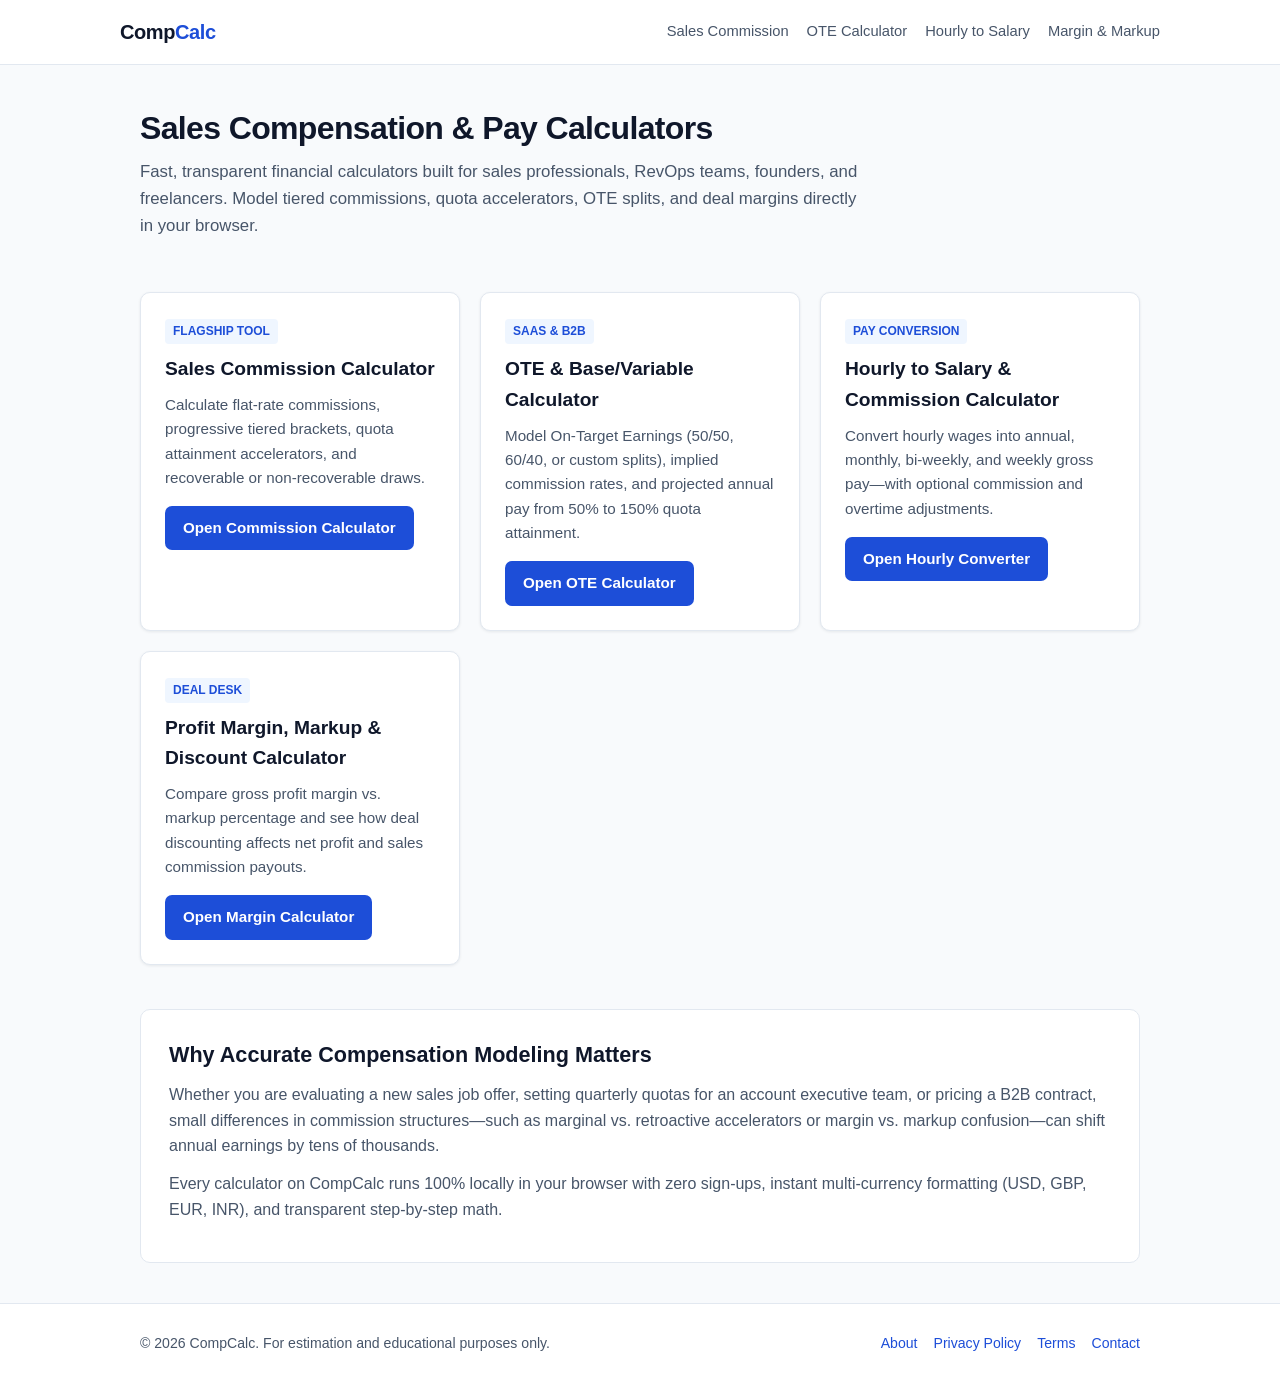
<file: index.html>
<!DOCTYPE html>
<html lang="en">
<head>
  <meta charset="UTF-8" />
  <meta name="viewport" content="width=device-width, initial-scale=1.0" />
  <script async src="https://pagead2.googlesyndication.com/pagead/js/adsbygoogle.js?client=ca-pub-1770005223805824"
     crossorigin="anonymous"></script>
  <title>CompCalc — Free Sales Commission, OTE & Salary Calculators</title>
  <meta name="description" content="Free, accurate calculators for sales commission, tiered accelerators, On-Target Earnings (OTE), hourly-to-salary conversion, and deal profit margins." />
  <link rel="stylesheet" href="/assets/css/style.css" />
</head>
<body>
  <header>
    <div class="container nav-wrap">
      <a href="/" class="brand">Comp<span>Calc</span></a>
      <nav>
        <a href="/sales-commission/">Sales Commission</a>
        <a href="/ote-calculator/">OTE Calculator</a>
        <a href="/hourly-to-salary/">Hourly to Salary</a>
        <a href="/margin-markup/">Margin &amp; Markup</a>
      </nav>
    </div>
  </header>

  <main class="container">
    <section class="hero">
      <h1>Sales Compensation &amp; Pay Calculators</h1>
      <p>Fast, transparent financial calculators built for sales professionals, RevOps teams, founders, and freelancers. Model tiered commissions, quota accelerators, OTE splits, and deal margins directly in your browser.</p>
    </section>

    <section class="grid-2">
      <div class="card tool-card">
        <span class="badge">Flagship Tool</span>
        <h2>Sales Commission Calculator</h2>
        <p>Calculate flat-rate commissions, progressive tiered brackets, quota attainment accelerators, and recoverable or non-recoverable draws.</p>
        <a href="/sales-commission/" class="btn">Open Commission Calculator</a>
      </div>

      <div class="card tool-card">
        <span class="badge">SaaS &amp; B2B</span>
        <h2>OTE &amp; Base/Variable Calculator</h2>
        <p>Model On-Target Earnings (50/50, 60/40, or custom splits), implied commission rates, and projected annual pay from 50% to 150% quota attainment.</p>
        <a href="/ote-calculator/" class="btn">Open OTE Calculator</a>
      </div>

      <div class="card tool-card">
        <span class="badge">Pay Conversion</span>
        <h2>Hourly to Salary &amp; Commission Calculator</h2>
        <p>Convert hourly wages into annual, monthly, bi-weekly, and weekly gross pay—with optional commission and overtime adjustments.</p>
        <a href="/hourly-to-salary/" class="btn">Open Hourly Converter</a>
      </div>

      <div class="card tool-card">
        <span class="badge">Deal Desk</span>
        <h2>Profit Margin, Markup &amp; Discount Calculator</h2>
        <p>Compare gross profit margin vs. markup percentage and see how deal discounting affects net profit and sales commission payouts.</p>
        <a href="/margin-markup/" class="btn">Open Margin Calculator</a>
      </div>
    </section>

    <section class="article-section">
      <h2>Why Accurate Compensation Modeling Matters</h2>
      <p>Whether you are evaluating a new sales job offer, setting quarterly quotas for an account executive team, or pricing a B2B contract, small differences in commission structures—such as marginal vs. retroactive accelerators or margin vs. markup confusion—can shift annual earnings by tens of thousands.</p>
      <p>Every calculator on CompCalc runs 100% locally in your browser with zero sign-ups, instant multi-currency formatting (USD, GBP, EUR, INR), and transparent step-by-step math.</p>
    </section>
  </main>

  <footer>
    <div class="container footer-wrap">
      <div>&copy; 2026 CompCalc. For estimation and educational purposes only.</div>
      <div class="footer-links">
        <a href="/about.html">About</a>
        <a href="/privacy-policy.html">Privacy Policy</a>
        <a href="/terms.html">Terms</a>
        <a href="/contact.html">Contact</a>
      </div>
    </div>
  </footer>
</body>
</html>
</file>
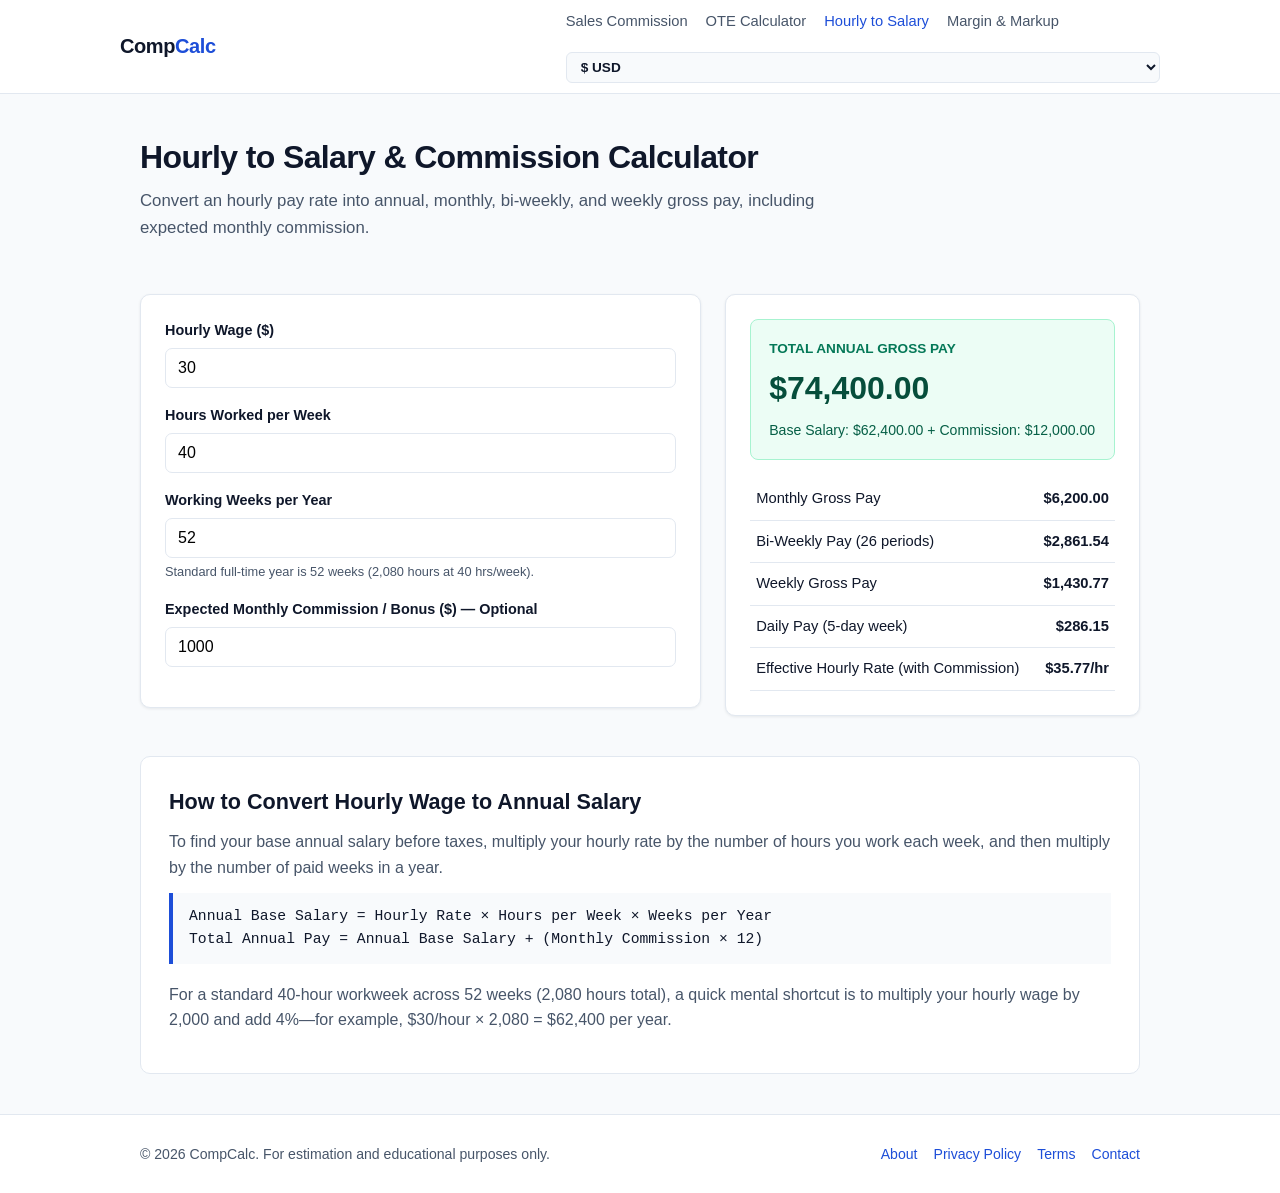
<file: hourly-to-salary/index.html>
<!DOCTYPE html>
<html lang="en">
<head>
  <meta charset="UTF-8" />
  <script async src="https://pagead2.googlesyndication.com/pagead/js/adsbygoogle.js?client=ca-pub-1770005223805824"
     crossorigin="anonymous"></script>
  <meta name="viewport" content="width=device-width, initial-scale=1.0" />
  <title>Hourly to Salary &amp; Commission Calculator — CompCalc</title>
  <meta name="description" content="Convert hourly wage to annual salary, monthly, bi-weekly, and weekly gross income—with optional sales commission and overtime hours." />
  <link rel="canonical" href="https://compcalc-a1x.pages.dev/hourly-to-salary/" />
  <link rel="stylesheet" href="/assets/css/style.css" />
</head>
<body>
  <header>
    <div class="container nav-wrap">
      <a href="/" class="brand">Comp<span>Calc</span></a>
      <nav>
        <a href="/sales-commission/">Sales Commission</a>
        <a href="/ote-calculator/">OTE Calculator</a>
        <a href="/hourly-to-salary/" class="active">Hourly to Salary</a>
        <a href="/margin-markup/">Margin &amp; Markup</a>
        <select id="currencySelect" class="currency-select" aria-label="Select Currency">
          <option value="USD">$ USD</option>
          <option value="GBP">£ GBP</option>
          <option value="EUR">€ EUR</option>
          <option value="INR">₹ INR</option>
        </select>
      </nav>
    </div>
  </header>

  <main class="container">
    <section class="hero">
      <h1>Hourly to Salary &amp; Commission Calculator</h1>
      <p>Convert an hourly pay rate into annual, monthly, bi-weekly, and weekly gross pay, including expected monthly commission.</p>
    </section>

    <section class="calc-layout">
      <div class="card">
        <div class="form-group">
          <label for="hourlyRate">Hourly Wage (<span class="curr-sym">$</span>)</label>
          <input type="number" id="hourlyRate" value="30" min="0" step="0.5" />
        </div>

        <div class="form-group">
          <label for="hoursPerWeek">Hours Worked per Week</label>
          <input type="number" id="hoursPerWeek" value="40" min="1" max="100" step="1" />
        </div>

        <div class="form-group">
          <label for="weeksPerYear">Working Weeks per Year</label>
          <input type="number" id="weeksPerYear" value="52" min="1" max="52" step="1" />
          <small>Standard full-time year is 52 weeks (2,080 hours at 40 hrs/week).</small>
        </div>

        <div class="form-group">
          <label for="monthlyComm">Expected Monthly Commission / Bonus (<span class="curr-sym">$</span>) — Optional</label>
          <input type="number" id="monthlyComm" value="1000" min="0" step="100" />
        </div>
      </div>

      <div class="card">
        <div class="result-box">
          <div class="result-label">Total Annual Gross Pay</div>
          <div class="result-main" id="annualTotal">$74,400.00</div>
          <div style="font-size:0.88rem; color:#065f46;" id="baseOnlyText">Base Salary: $62,400.00 + Commission: $12,000.00</div>
        </div>

        <table class="breakdown-table">
          <tbody>
            <tr>
              <td>Monthly Gross Pay</td>
              <td id="monthlyPay">$6,200.00</td>
            </tr>
            <tr>
              <td>Bi-Weekly Pay (26 periods)</td>
              <td id="biweeklyPay">$2,861.54</td>
            </tr>
            <tr>
              <td>Weekly Gross Pay</td>
              <td id="weeklyPay">$1,430.77</td>
            </tr>
            <tr>
              <td>Daily Pay (5-day week)</td>
              <td id="dailyPay">$286.15</td>
            </tr>
            <tr>
              <td>Effective Hourly Rate (with Commission)</td>
              <td id="effHourly">$35.77/hr</td>
            </tr>
          </tbody>
        </table>
      </div>
    </section>

    <article class="article-section">
      <h2>How to Convert Hourly Wage to Annual Salary</h2>
      <p>To find your base annual salary before taxes, multiply your hourly rate by the number of hours you work each week, and then multiply by the number of paid weeks in a year.</p>
      <div class="formula-block">
        Annual Base Salary = Hourly Rate &times; Hours per Week &times; Weeks per Year<br/>
        Total Annual Pay = Annual Base Salary + (Monthly Commission &times; 12)
      </div>
      <p>For a standard 40-hour workweek across 52 weeks (2,080 hours total), a quick mental shortcut is to multiply your hourly wage by 2,000 and add 4%—for example, $30/hour &times; 2,080 = $62,400 per year.</p>
    </article>
  </main>

  <footer>
    <div class="container footer-wrap">
      <div>&copy; 2026 CompCalc. For estimation and educational purposes only.</div>
      <div class="footer-links">
        <a href="/about.html">About</a>
        <a href="/privacy-policy.html">Privacy Policy</a>
        <a href="/terms.html">Terms</a>
        <a href="/contact.html">Contact</a>
      </div>
    </div>
  </footer>

  <script>
    const symbols = { USD: '$', GBP: '£', EUR: '€', INR: '₹' };
    const locales = { USD: 'en-US', GBP: 'en-GB', EUR: 'de-DE', INR: 'en-IN' };
    let curr = 'USD';

    function fmt(n) {
      return new Intl.NumberFormat(locales[curr], { style: 'currency', currency: curr, maximumFractionDigits: 2 }).format(n);
    }

    document.getElementById('currencySelect').addEventListener('change', (e) => {
      curr = e.target.value;
      document.querySelectorAll('.curr-sym').forEach(el => el.textContent = symbols[curr]);
      calcHourly();
    });

    function calcHourly() {
      const rate = parseFloat(document.getElementById('hourlyRate').value) || 0;
      const hrs = parseFloat(document.getElementById('hoursPerWeek').value) || 0;
      const weeks = parseFloat(document.getElementById('weeksPerYear').value) || 0;
      const mComm = parseFloat(document.getElementById('monthlyComm').value) || 0;

      const annualBase = rate * hrs * weeks;
      const annualComm = mComm * 12;
      const annualTotal = annualBase + annualComm;
      const totalHours = hrs * weeks;

      document.getElementById('annualTotal').textContent = fmt(annualTotal);
      document.getElementById('baseOnlyText').textContent = `Base Salary: ${fmt(annualBase)} + Commission: ${fmt(annualComm)}`;
      document.getElementById('monthlyPay').textContent = fmt(annualTotal / 12);
      document.getElementById('biweeklyPay').textContent = fmt(annualTotal / 26);
      document.getElementById('weeklyPay').textContent = fmt(weeks > 0 ? annualTotal / weeks : 0);
      document.getElementById('dailyPay').textContent = fmt(weeks > 0 ? annualTotal / (weeks * 5) : 0);
      document.getElementById('effHourly').textContent = `${fmt(totalHours > 0 ? annualTotal / totalHours : 0)}/hr`;
    }

    ['hourlyRate', 'hoursPerWeek', 'weeksPerYear', 'monthlyComm'].forEach(id => {
      document.getElementById(id).addEventListener('input', calcHourly);
    });
    calcHourly();
  </script>
</body>
</html>
</file>
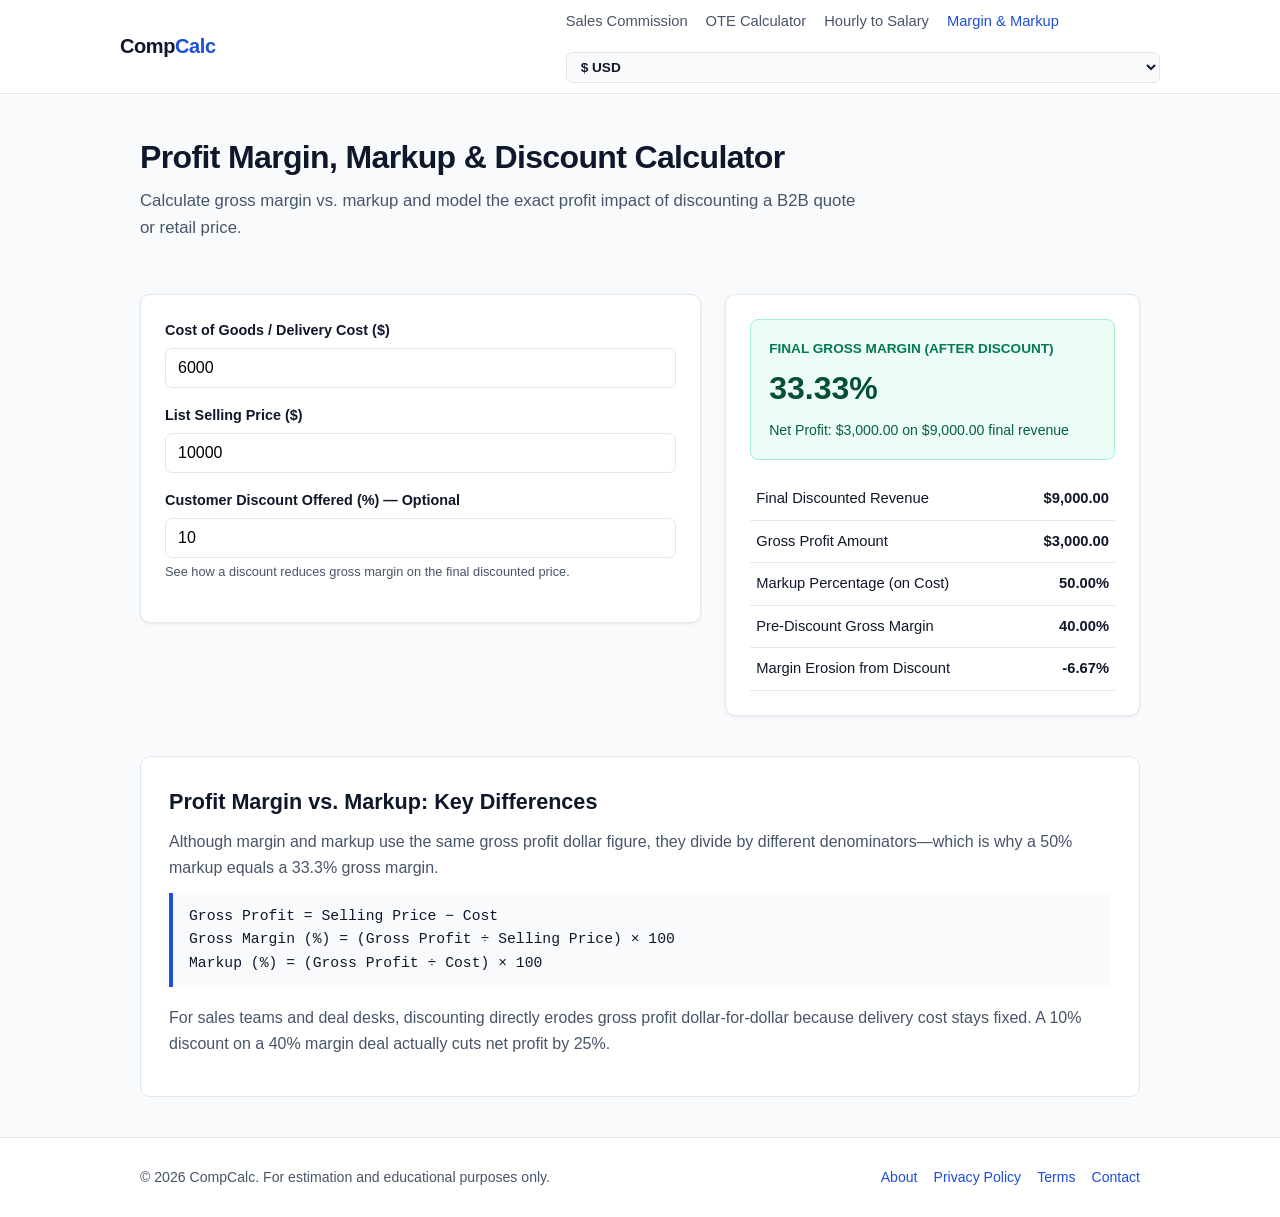
<file: margin-markup/index.html>
<!DOCTYPE html>
<html lang="en">
<head>
  <meta charset="UTF-8" />
  <script async src="https://pagead2.googlesyndication.com/pagead/js/adsbygoogle.js?client=ca-pub-1770005223805824"
     crossorigin="anonymous"></script>
  <meta name="viewport" content="width=device-width, initial-scale=1.0" />
  <title>Profit Margin, Markup &amp; Deal Discount Calculator — CompCalc</title>
  <meta name="description" content="Calculate gross profit margin percentage, markup percentage, net profit, and how customer discounts affect deal profitability." />
  <link rel="canonical" href="https://compcalc-a1x.pages.dev/margin-markup/" />
  <link rel="stylesheet" href="/assets/css/style.css" />
</head>
<body>
  <header>
    <div class="container nav-wrap">
      <a href="/" class="brand">Comp<span>Calc</span></a>
      <nav>
        <a href="/sales-commission/">Sales Commission</a>
        <a href="/ote-calculator/">OTE Calculator</a>
        <a href="/hourly-to-salary/">Hourly to Salary</a>
        <a href="/margin-markup/" class="active">Margin &amp; Markup</a>
        <select id="currencySelect" class="currency-select" aria-label="Select Currency">
          <option value="USD">$ USD</option>
          <option value="GBP">£ GBP</option>
          <option value="EUR">€ EUR</option>
          <option value="INR">₹ INR</option>
        </select>
      </nav>
    </div>
  </header>

  <main class="container">
    <section class="hero">
      <h1>Profit Margin, Markup &amp; Discount Calculator</h1>
      <p>Calculate gross margin vs. markup and model the exact profit impact of discounting a B2B quote or retail price.</p>
    </section>

    <section class="calc-layout">
      <div class="card">
        <div class="form-group">
          <label for="costPrice">Cost of Goods / Delivery Cost (<span class="curr-sym">$</span>)</label>
          <input type="number" id="costPrice" value="6000" min="0" step="100" />
        </div>

        <div class="form-group">
          <label for="sellPrice">List Selling Price (<span class="curr-sym">$</span>)</label>
          <input type="number" id="sellPrice" value="10000" min="0" step="100" />
        </div>

        <div class="form-group">
          <label for="discountPct">Customer Discount Offered (%) — Optional</label>
          <input type="number" id="discountPct" value="10" min="0" max="99" step="0.5" />
          <small>See how a discount reduces gross margin on the final discounted price.</small>
        </div>
      </div>

      <div class="card">
        <div class="result-box">
          <div class="result-label">Final Gross Margin (After Discount)</div>
          <div class="result-main" id="finalMargin">33.33%</div>
          <div style="font-size:0.88rem; color:#065f46;" id="netProfitSummary">Net Profit: $3,000.00 on $9,000.00 final revenue</div>
        </div>

        <table class="breakdown-table">
          <tbody>
            <tr>
              <td>Final Discounted Revenue</td>
              <td id="finalRev">$9,000.00</td>
            </tr>
            <tr>
              <td>Gross Profit Amount</td>
              <td id="grossProfit">$3,000.00</td>
            </tr>
            <tr>
              <td>Markup Percentage (on Cost)</td>
              <td id="markupPct">50.00%</td>
            </tr>
            <tr>
              <td>Pre-Discount Gross Margin</td>
              <td id="origMargin">40.00%</td>
            </tr>
            <tr>
              <td>Margin Erosion from Discount</td>
              <td id="marginDrop">-6.67%</td>
            </tr>
          </tbody>
        </table>
      </div>
    </section>

    <article class="article-section">
      <h2>Profit Margin vs. Markup: Key Differences</h2>
      <p>Although margin and markup use the same gross profit dollar figure, they divide by different denominators—which is why a 50% markup equals a 33.3% gross margin.</p>
      <div class="formula-block">
        Gross Profit = Selling Price &minus; Cost<br/>
        Gross Margin (%) = (Gross Profit &divide; Selling Price) &times; 100<br/>
        Markup (%) = (Gross Profit &divide; Cost) &times; 100
      </div>
      <p>For sales teams and deal desks, discounting directly erodes gross profit dollar-for-dollar because delivery cost stays fixed. A 10% discount on a 40% margin deal actually cuts net profit by 25%.</p>
    </article>
  </main>

  <footer>
    <div class="container footer-wrap">
      <div>&copy; 2026 CompCalc. For estimation and educational purposes only.</div>
      <div class="footer-links">
        <a href="/about.html">About</a>
        <a href="/privacy-policy.html">Privacy Policy</a>
        <a href="/terms.html">Terms</a>
        <a href="/contact.html">Contact</a>
      </div>
    </div>
  </footer>

  <script>
    const symbols = { USD: '$', GBP: '£', EUR: '€', INR: '₹' };
    const locales = { USD: 'en-US', GBP: 'en-GB', EUR: 'de-DE', INR: 'en-IN' };
    let curr = 'USD';

    function fmt(n) {
      return new Intl.NumberFormat(locales[curr], { style: 'currency', currency: curr, maximumFractionDigits: 2 }).format(n);
    }

    document.getElementById('currencySelect').addEventListener('change', (e) => {
      curr = e.target.value;
      document.querySelectorAll('.curr-sym').forEach(el => el.textContent = symbols[curr]);
      calcMargin();
    });

    function calcMargin() {
      const cost = parseFloat(document.getElementById('costPrice').value) || 0;
      const list = parseFloat(document.getElementById('sellPrice').value) || 0;
      const disc = (parseFloat(document.getElementById('discountPct').value) || 0) / 100;

      const finalPrice = list * (1 - disc);
      const profit = finalPrice - cost;
      const margin = finalPrice > 0 ? (profit / finalPrice) * 100 : 0;
      const markup = cost > 0 ? (profit / cost) * 100 : 0;
      const origMargin = list > 0 ? ((list - cost) / list) * 100 : 0;

      document.getElementById('finalMargin').textContent = `${margin.toFixed(2)}%`;
      document.getElementById('netProfitSummary').textContent = `Net Profit: ${fmt(profit)} on ${fmt(finalPrice)} final revenue`;
      document.getElementById('finalRev').textContent = fmt(finalPrice);
      document.getElementById('grossProfit').textContent = fmt(profit);
      document.getElementById('markupPct').textContent = `${markup.toFixed(2)}%`;
      document.getElementById('origMargin').textContent = `${origMargin.toFixed(2)}%`;
      document.getElementById('marginDrop').textContent = `${(margin - origMargin).toFixed(2)}%`;
    }

    ['costPrice', 'sellPrice', 'discountPct'].forEach(id => {
      document.getElementById(id).addEventListener('input', calcMargin);
    });
    calcMargin();
  </script>
</body>
</html>
</file>
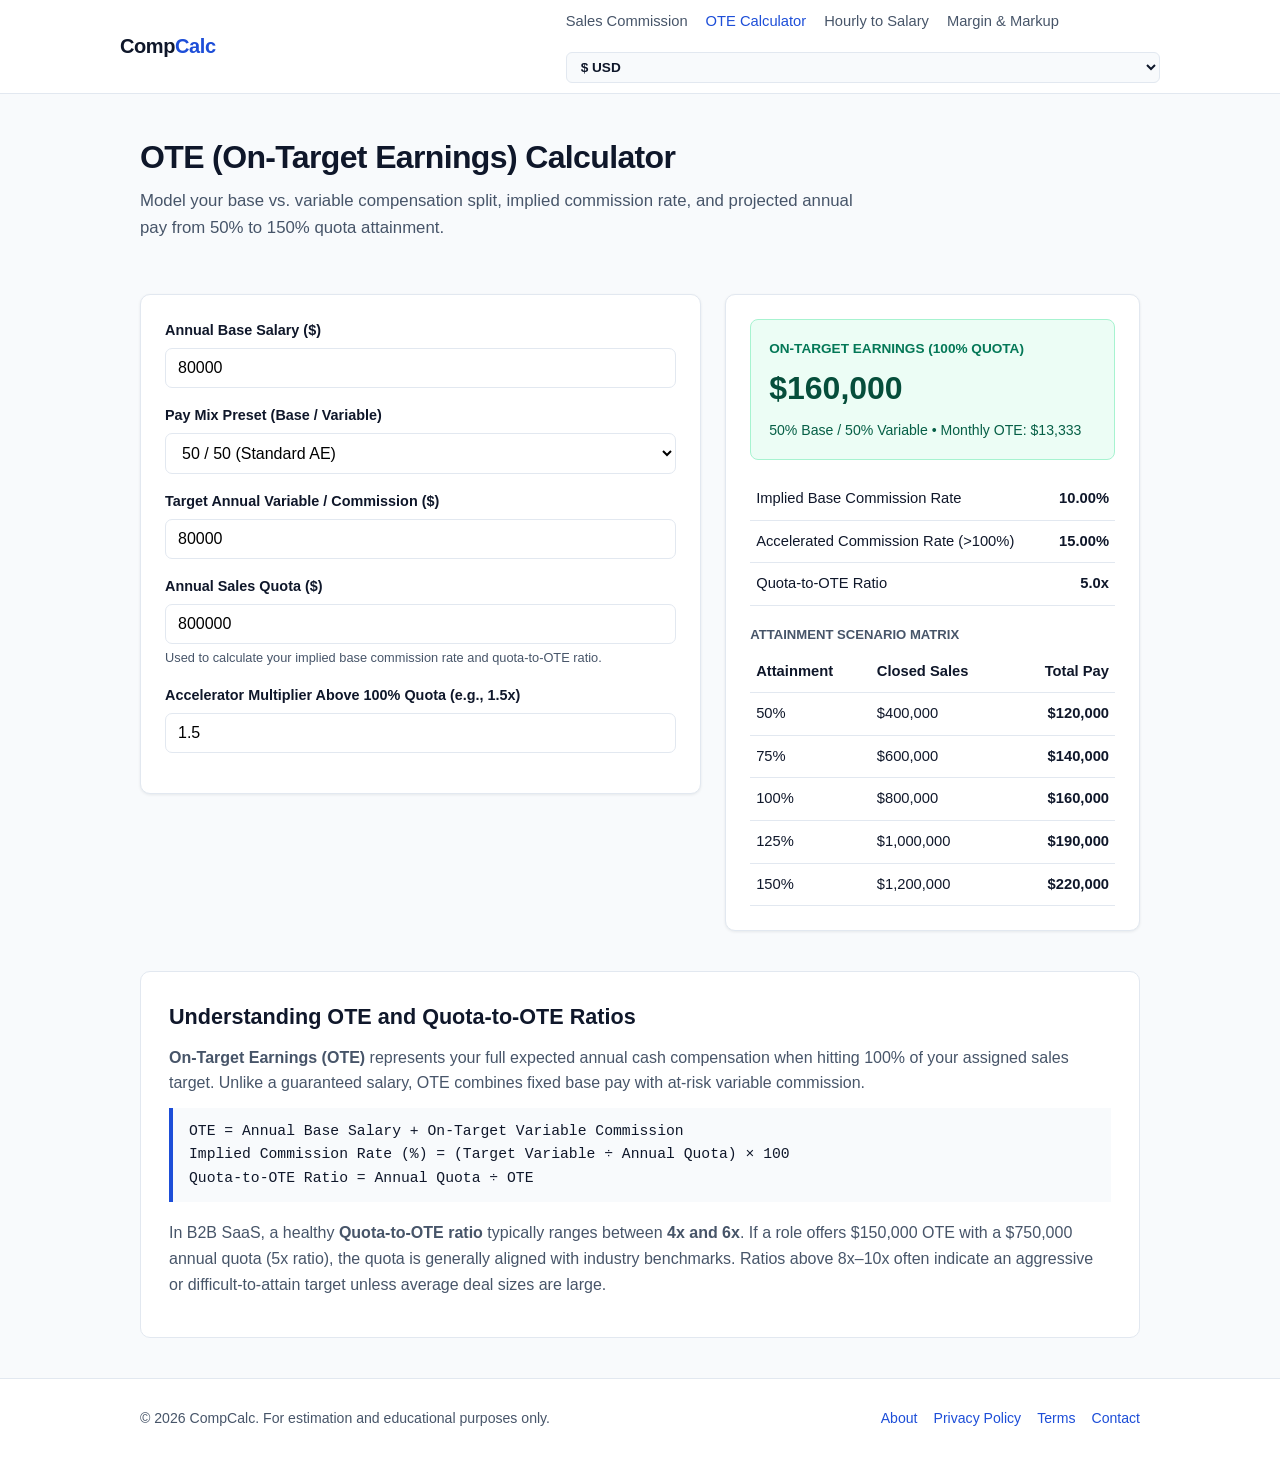
<file: ote-calculator/index.html>
<!DOCTYPE html>
<html lang="en">
<head>
  <meta charset="UTF-8" />
  <script async src="https://pagead2.googlesyndication.com/pagead/js/adsbygoogle.js?client=ca-pub-1770005223805824"
     crossorigin="anonymous"></script>
  <meta name="viewport" content="width=device-width, initial-scale=1.0" />
  <title>OTE Calculator (On-Target Earnings &amp; Quota Split) — CompCalc</title>
  <meta name="description" content="Calculate On-Target Earnings (OTE), base vs. variable pay splits (50/50, 60/40), implied commission rate, and earnings across 50% to 150% quota attainment." />
  <link rel="canonical" href="https://compcalc-a1x.pages.dev/ote-calculator/" />
  <link rel="stylesheet" href="/assets/css/style.css" />
  <script type="application/ld+json">
  {
    "@context": "https://schema.org",
    "@type": "FAQPage",
    "mainEntity": [
      {
        "@type": "Question",
        "name": "What does OTE mean in sales?",
        "acceptedAnswer": {
          "@type": "Answer",
          "text": "OTE stands for On-Target Earnings. It is the total annual gross compensation a salesperson is expected to earn if they achieve 100% of their assigned sales quota, combining guaranteed base salary plus target variable commission."
        }
      },
      {
        "@type": "Question",
        "name": "What is a standard SaaS OTE pay mix?",
        "acceptedAnswer": {
          "@type": "Answer",
          "text": "Account Executives (AEs) commonly have a 50/50 pay mix (50% base salary, 50% variable commission), while Sales Development Representatives (SDRs) typically have a 60/40 or 70/30 pay mix."
        }
      }
    ]
  }
  </script>
</head>
<body>
  <header>
    <div class="container nav-wrap">
      <a href="/" class="brand">Comp<span>Calc</span></a>
      <nav>
        <a href="/sales-commission/">Sales Commission</a>
        <a href="/ote-calculator/" class="active">OTE Calculator</a>
        <a href="/hourly-to-salary/">Hourly to Salary</a>
        <a href="/margin-markup/">Margin &amp; Markup</a>
        <select id="currencySelect" class="currency-select" aria-label="Select Currency">
          <option value="USD">$ USD</option>
          <option value="GBP">£ GBP</option>
          <option value="EUR">€ EUR</option>
          <option value="INR">₹ INR</option>
        </select>
      </nav>
    </div>
  </header>

  <main class="container">
    <section class="hero">
      <h1>OTE (On-Target Earnings) Calculator</h1>
      <p>Model your base vs. variable compensation split, implied commission rate, and projected annual pay from 50% to 150% quota attainment.</p>
    </section>

    <section class="calc-layout">
      <div class="card">
        <div class="form-group">
          <label for="basePay">Annual Base Salary (<span class="curr-sym">$</span>)</label>
          <input type="number" id="basePay" value="80000" min="0" step="1000" />
        </div>

        <div class="form-group">
          <label for="payMix">Pay Mix Preset (Base / Variable)</label>
          <select id="payMix">
            <option value="50">50 / 50 (Standard AE)</option>
            <option value="60">60 / 40 (Mid-Market / SDR)</option>
            <option value="70">70 / 30 (SDR / Account Manager)</option>
            <option value="80">80 / 20 (Solutions Engineer / CSM)</option>
            <option value="custom">Custom Variable Target</option>
          </select>
        </div>

        <div class="form-group">
          <label for="variablePay">Target Annual Variable / Commission (<span class="curr-sym">$</span>)</label>
          <input type="number" id="variablePay" value="80000" min="0" step="1000" />
        </div>

        <div class="form-group">
          <label for="annualQuota">Annual Sales Quota (<span class="curr-sym">$</span>)</label>
          <input type="number" id="annualQuota" value="800000" min="0" step="5000" />
          <small>Used to calculate your implied base commission rate and quota-to-OTE ratio.</small>
        </div>

        <div class="form-group">
          <label for="accelMultiplier">Accelerator Multiplier Above 100% Quota (e.g., 1.5x)</label>
          <input type="number" id="accelMultiplier" value="1.5" min="1" max="5" step="0.1" />
        </div>
      </div>

      <div class="card">
        <div class="result-box">
          <div class="result-label">On-Target Earnings (100% Quota)</div>
          <div class="result-main" id="oteTotal">$160,000</div>
          <div style="font-size:0.88rem; color:#065f46;" id="payMixSummary">50% Base / 50% Variable &bull; Monthly OTE: $13,333</div>
        </div>

        <table class="breakdown-table">
          <tbody>
            <tr>
              <td>Implied Base Commission Rate</td>
              <td id="impliedRate">10.00%</td>
            </tr>
            <tr>
              <td>Accelerated Commission Rate (&gt;100%)</td>
              <td id="accelCommRate">15.00%</td>
            </tr>
            <tr>
              <td>Quota-to-OTE Ratio</td>
              <td id="quotaRatio">5.0x</td>
            </tr>
          </tbody>
        </table>

        <div style="font-size:0.82rem; font-weight:700; color:var(--muted); margin:18px 0 6px; text-transform:uppercase;">Attainment Scenario Matrix</div>
        <table class="breakdown-table">
          <thead>
            <tr>
              <th>Attainment</th>
              <th>Closed Sales</th>
              <th>Total Pay</th>
            </tr>
          </thead>
          <tbody id="matrixBody"></tbody>
        </table>
      </div>
    </section>

    <article class="article-section">
      <h2>Understanding OTE and Quota-to-OTE Ratios</h2>
      <p><strong>On-Target Earnings (OTE)</strong> represents your full expected annual cash compensation when hitting 100% of your assigned sales target. Unlike a guaranteed salary, OTE combines fixed base pay with at-risk variable commission.</p>
      <div class="formula-block">
        OTE = Annual Base Salary + On-Target Variable Commission<br/>
        Implied Commission Rate (%) = (Target Variable &divide; Annual Quota) &times; 100<br/>
        Quota-to-OTE Ratio = Annual Quota &divide; OTE
      </div>
      <p>In B2B SaaS, a healthy <strong>Quota-to-OTE ratio</strong> typically ranges between <strong>4x and 6x</strong>. If a role offers $150,000 OTE with a $750,000 annual quota (5x ratio), the quota is generally aligned with industry benchmarks. Ratios above 8x–10x often indicate an aggressive or difficult-to-attain target unless average deal sizes are large.</p>
    </article>
  </main>

  <footer>
    <div class="container footer-wrap">
      <div>&copy; 2026 CompCalc. For estimation and educational purposes only.</div>
      <div class="footer-links">
        <a href="/about.html">About</a>
        <a href="/privacy-policy.html">Privacy Policy</a>
        <a href="/terms.html">Terms</a>
        <a href="/contact.html">Contact</a>
      </div>
    </div>
  </footer>

  <script>
    const symbols = { USD: '$', GBP: '£', EUR: '€', INR: '₹' };
    const locales = { USD: 'en-US', GBP: 'en-GB', EUR: 'de-DE', INR: 'en-IN' };
    let curr = 'USD';

    function fmt(n) {
      return new Intl.NumberFormat(locales[curr], { style: 'currency', currency: curr, maximumFractionDigits: 0 }).format(n);
    }

    document.getElementById('currencySelect').addEventListener('change', (e) => {
      curr = e.target.value;
      document.querySelectorAll('.curr-sym').forEach(el => el.textContent = symbols[curr]);
      calcOTE();
    });

    document.getElementById('payMix').addEventListener('change', (e) => {
      const val = e.target.value;
      if (val !== 'custom') {
        const base = parseFloat(document.getElementById('basePay').value) || 0;
        const basePct = parseFloat(val) / 100;
        const varPct = 1 - basePct;
        const totalOTE = basePct > 0 ? base / basePct : 0;
        document.getElementById('variablePay').value = Math.round(totalOTE * varPct);
      }
      calcOTE();
    });

    document.getElementById('variablePay').addEventListener('input', () => {
      document.getElementById('payMix').value = 'custom';
      calcOTE();
    });

    function calcOTE() {
      const base = parseFloat(document.getElementById('basePay').value) || 0;
      const mix = document.getElementById('payMix').value;
      if (mix !== 'custom') {
        const basePct = parseFloat(mix) / 100;
        document.getElementById('variablePay').value = Math.round((base / basePct) * (1 - basePct));
      }
      const variable = parseFloat(document.getElementById('variablePay').value) || 0;
      const quota = parseFloat(document.getElementById('annualQuota').value) || 0;
      const mult = parseFloat(document.getElementById('accelMultiplier').value) || 1;

      const ote = base + variable;
      const baseShare = ote > 0 ? Math.round((base / ote) * 100) : 0;
      const varShare = 100 - baseShare;
      const impliedRate = quota > 0 ? (variable / quota) * 100 : 0;
      const accelRate = impliedRate * mult;
      const ratio = ote > 0 ? (quota / ote) : 0;

      document.getElementById('oteTotal').textContent = fmt(ote);
      document.getElementById('payMixSummary').textContent = `${baseShare}% Base / ${varShare}% Variable • Monthly OTE: ${fmt(ote / 12)}`;
      document.getElementById('impliedRate').textContent = `${impliedRate.toFixed(2)}%`;
      document.getElementById('accelCommRate').textContent = `${accelRate.toFixed(2)}%`;
      document.getElementById('quotaRatio').textContent = `${ratio.toFixed(1)}x`;

      const scenarios = [0.5, 0.75, 1.0, 1.25, 1.5];
      const tbody = document.getElementById('matrixBody');
      tbody.innerHTML = scenarios.map(att => {
        const sales = quota * att;
        let earnedVar = 0;
        if (att <= 1.0) {
          earnedVar = variable * att;
        } else {
          earnedVar = variable + (variable * (att - 1.0) * mult);
        }
        return `<tr>
          <td>${Math.round(att * 100)}%</td>
          <td style="text-align:left; font-weight:400;">${fmt(sales)}</td>
          <td>${fmt(base + earnedVar)}</td>
        </tr>`;
      }).join('');
    }

    ['basePay', 'annualQuota', 'accelMultiplier'].forEach(id => {
      document.getElementById(id).addEventListener('input', calcOTE);
    });
    calcOTE();
  </script>
</body>
</html>
</file>
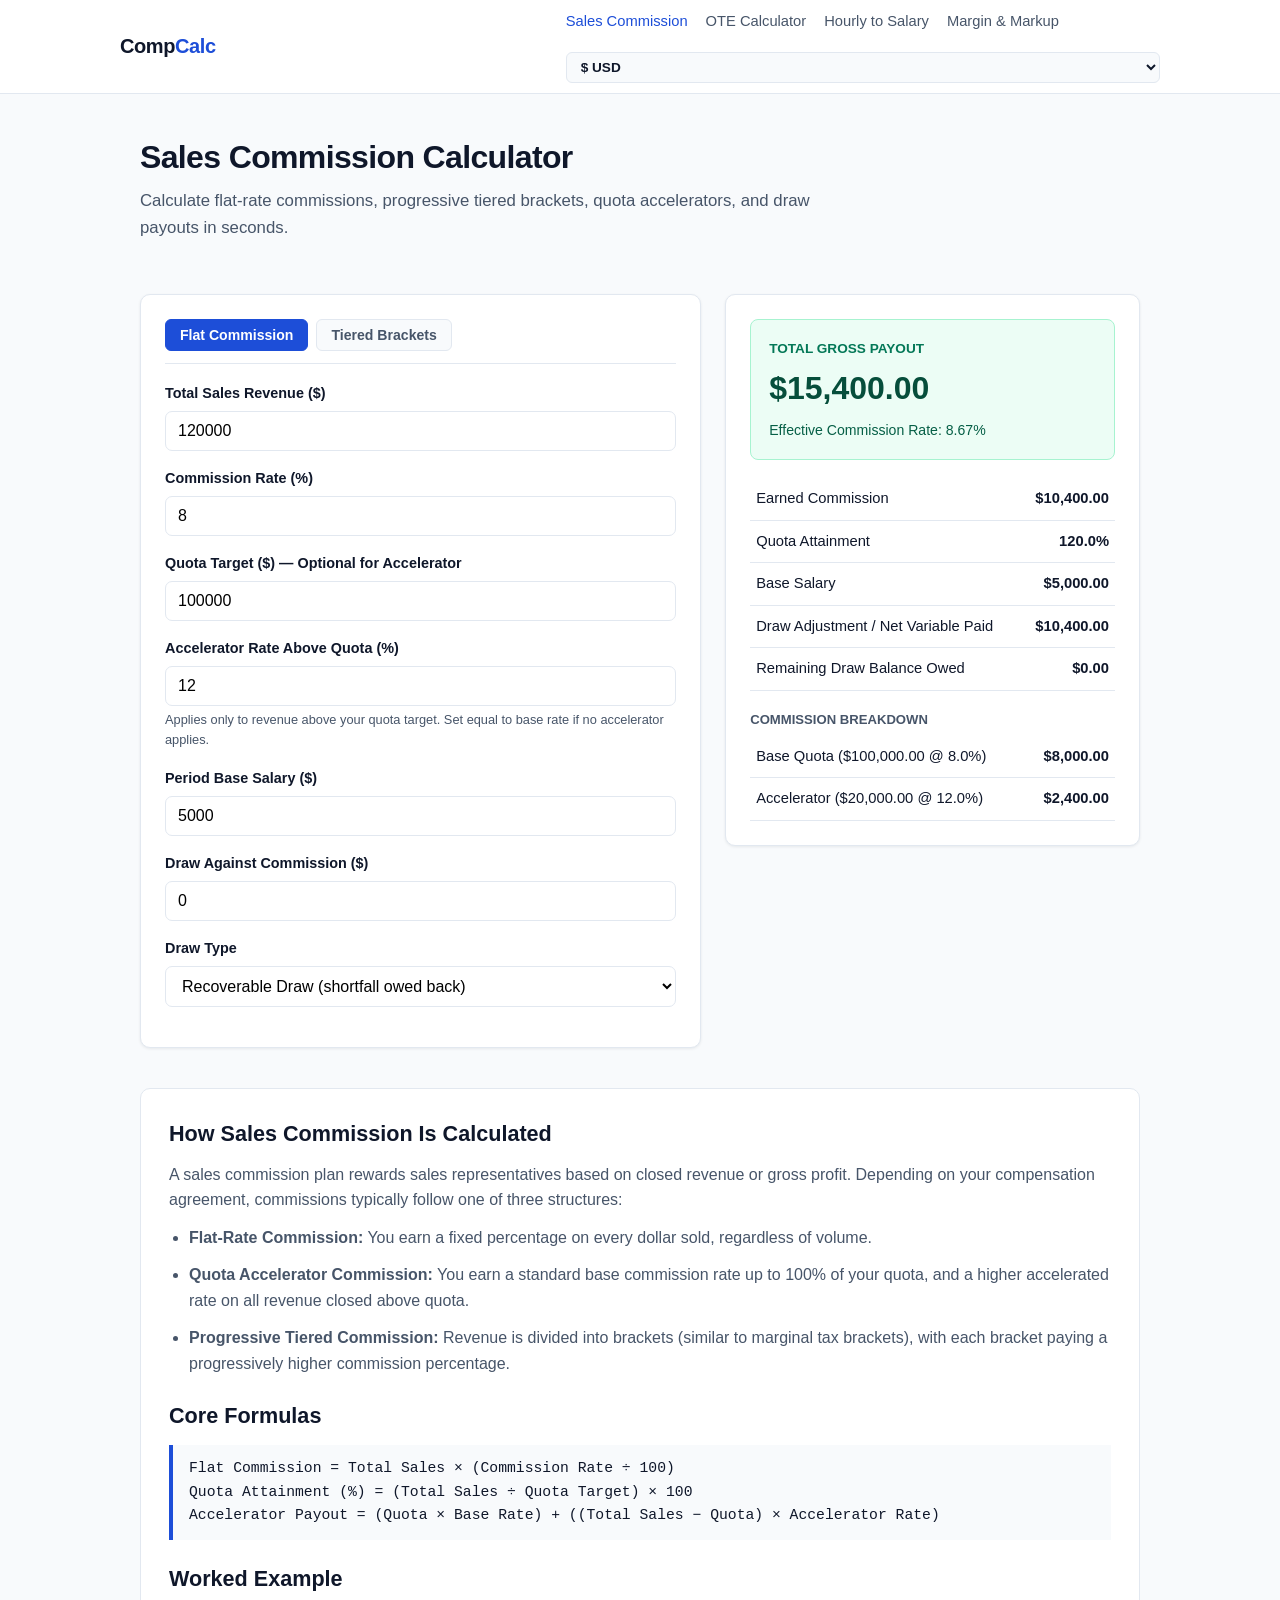
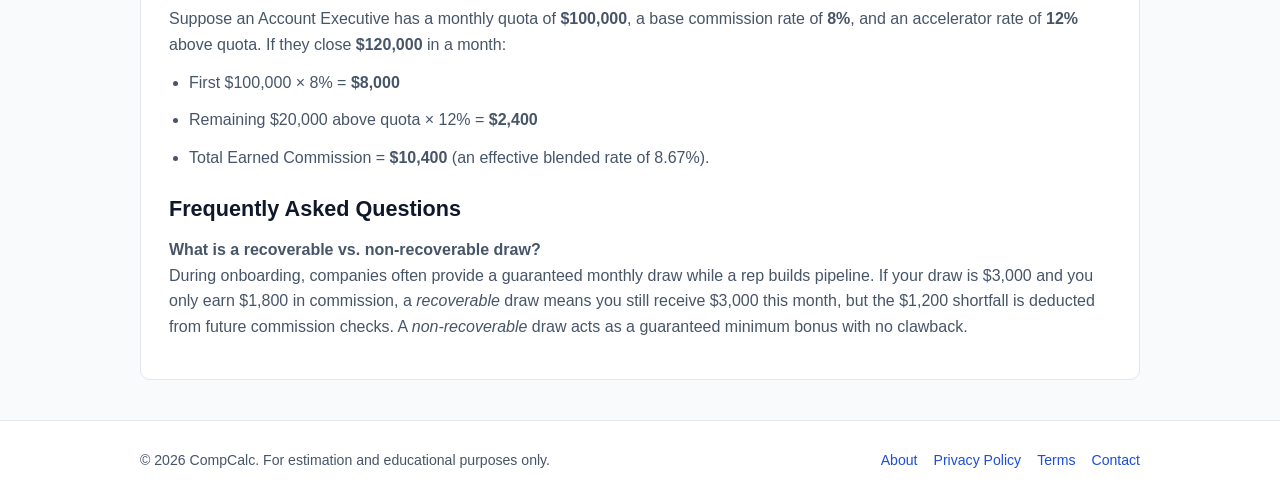
<file: sales-commission/index.html>
<!DOCTYPE html>
<html lang="en">
<head>
  <meta charset="UTF-8" />
  <meta name="viewport" content="width=device-width, initial-scale=1.0" />
  <script async src="https://pagead2.googlesyndication.com/pagead/js/adsbygoogle.js?client=ca-pub-1770005223805824"
     crossorigin="anonymous"></script>
  <title>Sales Commission Calculator (Flat, Tiered &amp; Accelerators) — CompCalc</title>
  <meta name="description" content="Free Sales Commission Calculator supporting flat rate, tiered marginal brackets, quota attainment accelerators, base salary, and draw against commission." />
  <link rel="stylesheet" href="/assets/css/style.css" />
  <script type="application/ld+json">
  {
    "@context": "https://schema.org",
    "@type": "FAQPage",
    "mainEntity": [
      {
        "@type": "Question",
        "name": "How do you calculate sales commission?",
        "acceptedAnswer": {
          "@type": "Answer",
          "text": "Multiply total commissionable revenue (or gross profit) by the commission rate. For example, $80,000 in sales at an 8% commission rate equals $6,400 in commission."
        }
      },
      {
        "@type": "Question",
        "name": "What is the difference between marginal and flat tiered commission?",
        "acceptedAnswer": {
          "@type": "Answer",
          "text": "In a marginal (progressive) tiered plan, each higher commission rate applies only to the revenue earned within that bracket—similar to income tax brackets. In a retroactive (cliff) plan, crossing a threshold applies the higher rate to all sales in the period."
        }
      },
      {
        "@type": "Question",
        "name": "How does a draw against commission work?",
        "acceptedAnswer": {
          "@type": "Answer",
          "text": "A draw is an advance paid against future commissions. With a recoverable draw, if earned commission is less than the draw, the shortfall carries over as a balance owed against future commissions. With a non-recoverable draw, the rep keeps the guaranteed draw amount with no clawback."
        }
      }
    ]
  }
  </script>
</head>
<body>
  <header>
    <div class="container nav-wrap">
      <a href="/" class="brand">Comp<span>Calc</span></a>
      <nav>
        <a href="/sales-commission/" class="active">Sales Commission</a>
        <a href="/ote-calculator/">OTE Calculator</a>
        <a href="/hourly-to-salary/">Hourly to Salary</a>
        <a href="/margin-markup/">Margin &amp; Markup</a>
        <select id="currencySelect" class="currency-select" aria-label="Select Currency">
          <option value="USD">$ USD</option>
          <option value="GBP">£ GBP</option>
          <option value="EUR">€ EUR</option>
          <option value="INR">₹ INR</option>
        </select>
      </nav>
    </div>
  </header>

  <main class="container">
    <section class="hero">
      <h1>Sales Commission Calculator</h1>
      <p>Calculate flat-rate commissions, progressive tiered brackets, quota accelerators, and draw payouts in seconds.</p>
    </section>

    <section class="calc-layout">
      <div class="card">
        <div class="tabs">
          <button type="button" class="tab-btn active" data-mode="flat">Flat Commission</button>
          <button type="button" class="tab-btn" data-mode="tiered">Tiered Brackets</button>
        </div>

        <div class="form-group">
          <label for="salesAmount">Total Sales Revenue (<span class="curr-sym">$</span>)</label>
          <input type="number" id="salesAmount" value="120000" min="0" step="100" />
        </div>

        <div id="flatInputs">
          <div class="form-group">
            <label for="flatRate">Commission Rate (%)</label>
            <input type="number" id="flatRate" value="8" min="0" max="100" step="0.1" />
          </div>
          <div class="form-group">
            <label for="quotaAmount">Quota Target (<span class="curr-sym">$</span>) — Optional for Accelerator</label>
            <input type="number" id="quotaAmount" value="100000" min="0" step="100" />
          </div>
          <div class="form-group">
            <label for="accelRate">Accelerator Rate Above Quota (%)</label>
            <input type="number" id="accelRate" value="12" min="0" max="100" step="0.1" />
            <small>Applies only to revenue above your quota target. Set equal to base rate if no accelerator applies.</small>
          </div>
        </div>

        <div id="tieredInputs" style="display:none;">
          <label style="display:block; font-size:0.9rem; font-weight:600; margin-bottom:8px;">Progressive Commission Tiers (From → Up To → Rate %)</label>
          <div id="tierList">
            <div class="tier-row">
              <input type="number" class="t-min" value="0" placeholder="From" />
              <input type="number" class="t-max" value="50000" placeholder="Up to" />
              <input type="number" class="t-rate" value="5" step="0.1" placeholder="%" />
              <span></span>
            </div>
            <div class="tier-row">
              <input type="number" class="t-min" value="50000" placeholder="From" />
              <input type="number" class="t-max" value="100000" placeholder="Up to" />
              <input type="number" class="t-rate" value="8" step="0.1" placeholder="%" />
              <button type="button" class="remove-tier" onclick="removeTier(this)">×</button>
            </div>
            <div class="tier-row">
              <input type="number" class="t-min" value="100000" placeholder="From" />
              <input type="number" class="t-max" value="999999999" placeholder="Up to" />
              <input type="number" class="t-rate" value="12" step="0.1" placeholder="%" />
              <button type="button" class="remove-tier" onclick="removeTier(this)">×</button>
            </div>
          </div>
          <button type="button" class="btn btn-outline" style="margin-bottom:16px; padding:6px 12px; font-size:0.85rem;" onclick="addTier()">+ Add Tier</button>
        </div>

        <div class="form-group">
          <label for="baseSalary">Period Base Salary (<span class="curr-sym">$</span>)</label>
          <input type="number" id="baseSalary" value="5000" min="0" step="100" />
        </div>

        <div class="form-group">
          <label for="drawAmount">Draw Against Commission (<span class="curr-sym">$</span>)</label>
          <input type="number" id="drawAmount" value="0" min="0" step="100" />
        </div>

        <div class="form-group">
          <label for="drawType">Draw Type</label>
          <select id="drawType">
            <option value="recoverable">Recoverable Draw (shortfall owed back)</option>
            <option value="non-recoverable">Non-Recoverable Draw (guaranteed floor)</option>
          </select>
        </div>
      </div>

      <div class="card">
        <div class="result-box">
          <div class="result-label">Total Gross Payout</div>
          <div class="result-main" id="totalPayout">$15,400.00</div>
          <div style="font-size:0.88rem; color:#065f46;" id="effectiveRateText">Effective Commission Rate: 8.67%</div>
        </div>

        <table class="breakdown-table">
          <tbody>
            <tr>
              <td>Earned Commission</td>
              <td id="resCommission">$10,400.00</td>
            </tr>
            <tr>
              <td>Quota Attainment</td>
              <td id="resAttainment">120.0%</td>
            </tr>
            <tr>
              <td>Base Salary</td>
              <td id="resBase">$5,000.00</td>
            </tr>
            <tr>
              <td>Draw Adjustment / Net Variable Paid</td>
              <td id="resDrawPaid">$10,400.00</td>
            </tr>
            <tr>
              <td>Remaining Draw Balance Owed</td>
              <td id="resDrawBalance">$0.00</td>
            </tr>
          </tbody>
        </table>

        <div id="tierBreakdownWrap" style="margin-top:18px;"></div>
      </div>
    </section>

    <article class="article-section">
      <h2>How Sales Commission Is Calculated</h2>
      <p>A sales commission plan rewards sales representatives based on closed revenue or gross profit. Depending on your compensation agreement, commissions typically follow one of three structures:</p>
      <ul>
        <li><strong>Flat-Rate Commission:</strong> You earn a fixed percentage on every dollar sold, regardless of volume.</li>
        <li><strong>Quota Accelerator Commission:</strong> You earn a standard base commission rate up to 100% of your quota, and a higher accelerated rate on all revenue closed above quota.</li>
        <li><strong>Progressive Tiered Commission:</strong> Revenue is divided into brackets (similar to marginal tax brackets), with each bracket paying a progressively higher commission percentage.</li>
      </ul>

      <h2>Core Formulas</h2>
      <div class="formula-block">
        Flat Commission = Total Sales &times; (Commission Rate &divide; 100)<br/>
        Quota Attainment (%) = (Total Sales &divide; Quota Target) &times; 100<br/>
        Accelerator Payout = (Quota &times; Base Rate) + ((Total Sales &minus; Quota) &times; Accelerator Rate)
      </div>

      <h2>Worked Example</h2>
      <p>Suppose an Account Executive has a monthly quota of <strong>$100,000</strong>, a base commission rate of <strong>8%</strong>, and an accelerator rate of <strong>12%</strong> above quota. If they close <strong>$120,000</strong> in a month:</p>
      <ul>
        <li>First $100,000 &times; 8% = <strong>$8,000</strong></li>
        <li>Remaining $20,000 above quota &times; 12% = <strong>$2,400</strong></li>
        <li>Total Earned Commission = <strong>$10,400</strong> (an effective blended rate of 8.67%).</li>
      </ul>

      <h2>Frequently Asked Questions</h2>
      <p><strong>What is a recoverable vs. non-recoverable draw?</strong><br/>
      During onboarding, companies often provide a guaranteed monthly draw while a rep builds pipeline. If your draw is $3,000 and you only earn $1,800 in commission, a <em>recoverable</em> draw means you still receive $3,000 this month, but the $1,200 shortfall is deducted from future commission checks. A <em>non-recoverable</em> draw acts as a guaranteed minimum bonus with no clawback.</p>
    </article>
  </main>

  <footer>
    <div class="container footer-wrap">
      <div>&copy; 2026 CompCalc. For estimation and educational purposes only.</div>
      <div class="footer-links">
        <a href="/about.html">About</a>
        <a href="/privacy-policy.html">Privacy Policy</a>
        <a href="/terms.html">Terms</a>
        <a href="/contact.html">Contact</a>
      </div>
    </div>
  </footer>

  <script>
    const currencySymbols = { USD: '$', GBP: '£', EUR: '€', INR: '₹' };
    const currencyLocales = { USD: 'en-US', GBP: 'en-GB', EUR: 'de-DE', INR: 'en-IN' };
    let currentCurrency = 'USD';
    let currentMode = 'flat';

    function formatMoney(val) {
      return new Intl.NumberFormat(currencyLocales[currentCurrency], {
        style: 'currency',
        currency: currentCurrency,
        maximumFractionDigits: 2
      }).format(val);
    }

    document.getElementById('currencySelect').addEventListener('change', (e) => {
      currentCurrency = e.target.value;
      document.querySelectorAll('.curr-sym').forEach(el => el.textContent = currencySymbols[currentCurrency]);
      calculate();
    });

    document.querySelectorAll('.tab-btn').forEach(btn => {
      btn.addEventListener('click', () => {
        document.querySelectorAll('.tab-btn').forEach(b => b.classList.remove('active'));
        btn.classList.add('active');
        currentMode = btn.dataset.mode;
        document.getElementById('flatInputs').style.display = currentMode === 'flat' ? 'block' : 'none';
        document.getElementById('tieredInputs').style.display = currentMode === 'tiered' ? 'block' : 'none';
        calculate();
      });
    });

    function addTier() {
      const list = document.getElementById('tierList');
      const row = document.createElement('div');
      row.className = 'tier-row';
      row.innerHTML = `
        <input type="number" class="t-min" value="150000" placeholder="From" />
        <input type="number" class="t-max" value="999999999" placeholder="Up to" />
        <input type="number" class="t-rate" value="15" step="0.1" placeholder="%" />
        <button type="button" class="remove-tier" onclick="removeTier(this)">×</button>
      `;
      list.appendChild(row);
      bindInputs();
      calculate();
    }

    function removeTier(btn) {
      btn.parentElement.remove();
      calculate();
    }

    function calculate() {
      const sales = parseFloat(document.getElementById('salesAmount').value) || 0;
      const baseSalary = parseFloat(document.getElementById('baseSalary').value) || 0;
      const drawAmount = parseFloat(document.getElementById('drawAmount').value) || 0;
      const drawType = document.getElementById('drawType').value;
      const quota = parseFloat(document.getElementById('quotaAmount').value) || 0;

      let commission = 0;
      let detailRows = [];

      if (currentMode === 'flat') {
        const rate = (parseFloat(document.getElementById('flatRate').value) || 0) / 100;
        const accelRate = (parseFloat(document.getElementById('accelRate').value) || 0) / 100;

        if (quota > 0 && sales > quota) {
          const baseComm = quota * rate;
          const accelComm = (sales - quota) * accelRate;
          commission = baseComm + accelComm;
          detailRows.push({ label: `Base Quota (${formatMoney(quota)} @ ${(rate*100).toFixed(1)}%)`, val: baseComm });
          detailRows.push({ label: `Accelerator (${formatMoney(sales - quota)} @ ${(accelRate*100).toFixed(1)}%)`, val: accelComm });
        } else {
          commission = sales * rate;
          detailRows.push({ label: `Commission (${formatMoney(sales)} @ ${(rate*100).toFixed(1)}%)`, val: commission });
        }
      } else {
        const rows = document.querySelectorAll('#tierList .tier-row');
        rows.forEach((r, idx) => {
          const min = parseFloat(r.querySelector('.t-min').value) || 0;
          const max = parseFloat(r.querySelector('.t-max').value) || 0;
          const rate = (parseFloat(r.querySelector('.t-rate').value) || 0) / 100;
          if (sales > min && max > min) {
            const taxableInTier = Math.min(sales, max) - min;
            const tierComm = taxableInTier * rate;
            commission += tierComm;
            detailRows.push({ label: `Tier ${idx + 1} (${formatMoney(taxableInTier)} @ ${(rate*100).toFixed(1)}%)`, val: tierComm });
          }
        });
      }

      // Draw logic
      let variablePaid = commission;
      let drawBalance = 0;
      if (drawAmount > 0) {
        if (commission >= drawAmount) {
          variablePaid = commission; // Draw covered by earned commission
        } else {
          variablePaid = drawAmount;
          drawBalance = drawType === 'recoverable' ? (drawAmount - commission) : 0;
        }
      }

      const totalPayout = baseSalary + variablePaid;
      const effRate = sales > 0 ? (commission / sales) * 100 : 0;
      const attainment = quota > 0 ? (sales / quota) * 100 : 0;

      document.getElementById('totalPayout').textContent = formatMoney(totalPayout);
      document.getElementById('effectiveRateText').textContent = `Effective Commission Rate: ${effRate.toFixed(2)}%`;
      document.getElementById('resCommission').textContent = formatMoney(commission);
      document.getElementById('resAttainment').textContent = quota > 0 ? `${attainment.toFixed(1)}%` : 'N/A';
      document.getElementById('resBase').textContent = formatMoney(baseSalary);
      document.getElementById('resDrawPaid').textContent = formatMoney(variablePaid);
      document.getElementById('resDrawBalance').textContent = formatMoney(drawBalance);

      const wrap = document.getElementById('tierBreakdownWrap');
      if (detailRows.length > 0) {
        wrap.innerHTML = `<div style="font-size:0.82rem; font-weight:700; color:var(--muted); margin-bottom:6px; text-transform:uppercase;">Commission Breakdown</div>
          <table class="breakdown-table"><tbody>${detailRows.map(d => `<tr><td>${d.label}</td><td>${formatMoney(d.val)}</td></tr>`).join('')}</tbody></table>`;
      } else {
        wrap.innerHTML = '';
      }
    }

    function bindInputs() {
      document.querySelectorAll('input, select').forEach(el => {
        if (el.id !== 'currencySelect') {
          el.removeEventListener('input', calculate);
          el.addEventListener('input', calculate);
        }
      });
    }

    bindInputs();
    calculate();
  </script>
</body>
</html>
</file>
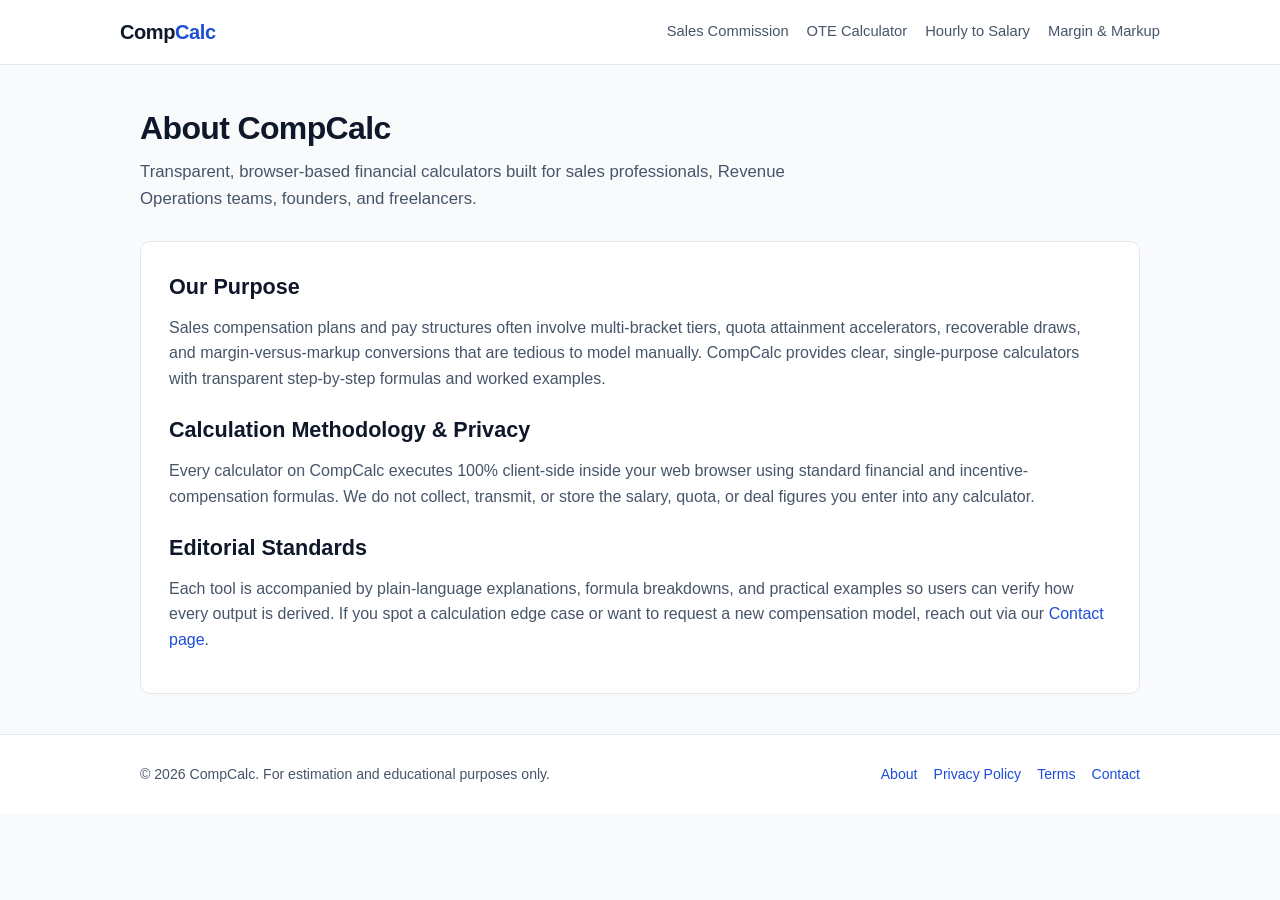
<file: about.html>
<!DOCTYPE html>
<html lang="en">
<head>
  <meta charset="UTF-8" />
  <meta name="viewport" content="width=device-width, initial-scale=1.0" />
  <title>About — CompCalc</title>
  <meta name="description" content="Learn about CompCalc, our calculation methodology, and our free browser-based sales compensation and pay tools." />
  <link rel="canonical" href="https://compcalc-a1x.pages.dev/about.html" />
  <link rel="stylesheet" href="/assets/css/style.css" />
</head>
<body>
  <header>
    <div class="container nav-wrap">
      <a href="/" class="brand">Comp<span>Calc</span></a>
      <nav>
        <a href="/sales-commission/">Sales Commission</a>
        <a href="/ote-calculator/">OTE Calculator</a>
        <a href="/hourly-to-salary/">Hourly to Salary</a>
        <a href="/margin-markup/">Margin &amp; Markup</a>
      </nav>
    </div>
  </header>

  <main class="container">
    <section class="hero">
      <h1>About CompCalc</h1>
      <p>Transparent, browser-based financial calculators built for sales professionals, Revenue Operations teams, founders, and freelancers.</p>
    </section>

    <article class="article-section">
      <h2>Our Purpose</h2>
      <p>Sales compensation plans and pay structures often involve multi-bracket tiers, quota attainment accelerators, recoverable draws, and margin-versus-markup conversions that are tedious to model manually. CompCalc provides clear, single-purpose calculators with transparent step-by-step formulas and worked examples.</p>

      <h2>Calculation Methodology &amp; Privacy</h2>
      <p>Every calculator on CompCalc executes 100% client-side inside your web browser using standard financial and incentive-compensation formulas. We do not collect, transmit, or store the salary, quota, or deal figures you enter into any calculator.</p>

      <h2>Editorial Standards</h2>
      <p>Each tool is accompanied by plain-language explanations, formula breakdowns, and practical examples so users can verify how every output is derived. If you spot a calculation edge case or want to request a new compensation model, reach out via our <a href="/contact.html">Contact page</a>.</p>
    </article>
  </main>

  <footer>
    <div class="container footer-wrap">
      <div>&copy; 2026 CompCalc. For estimation and educational purposes only.</div>
      <div class="footer-links">
        <a href="/about.html">About</a>
        <a href="/privacy-policy.html">Privacy Policy</a>
        <a href="/terms.html">Terms</a>
        <a href="/contact.html">Contact</a>
      </div>
    </div>
  </footer>
</body>
</html>
</file>
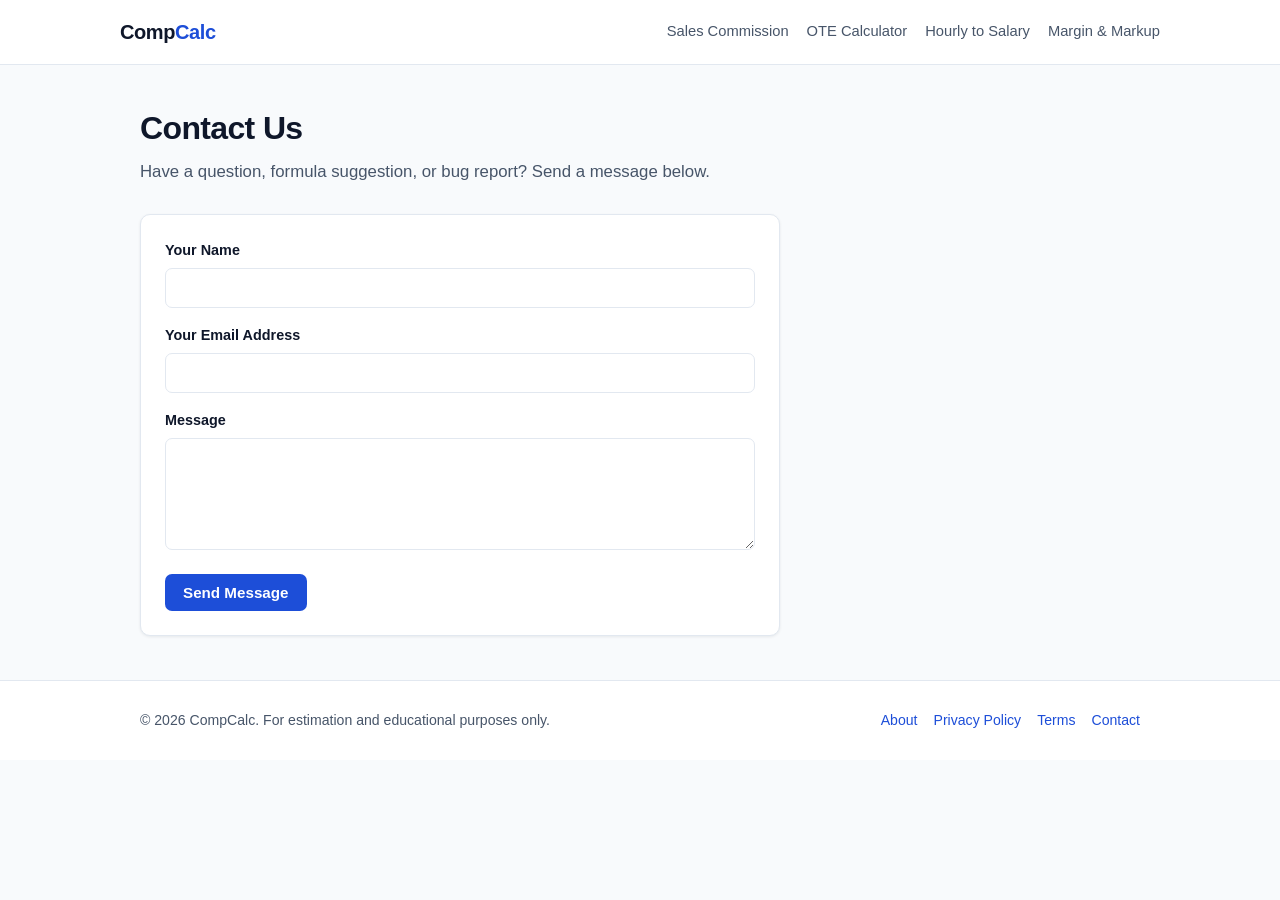
<file: contact.html>
<!DOCTYPE html>
<html lang="en">
<head>
  <meta charset="UTF-8" />
  <meta name="viewport" content="width=device-width, initial-scale=1.0" />
  <title>Contact — CompCalc</title>
  <meta name="description" content="Contact the CompCalc team for feedback, bug reports, or calculator requests." />
  <link rel="canonical" href="https://compcalc-a1x.pages.dev/contact.html" />
  <link rel="stylesheet" href="/assets/css/style.css" />
</head>
<body>
  <header>
    <div class="container nav-wrap">
      <a href="/" class="brand">Comp<span>Calc</span></a>
      <nav>
        <a href="/sales-commission/">Sales Commission</a>
        <a href="/ote-calculator/">OTE Calculator</a>
        <a href="/hourly-to-salary/">Hourly to Salary</a>
        <a href="/margin-markup/">Margin &amp; Markup</a>
      </nav>
    </div>
  </header>

  <main class="container">
    <section class="hero">
      <h1>Contact Us</h1>
      <p>Have a question, formula suggestion, or bug report? Send a message below.</p>
    </section>

    <div class="card" style="max-width: 640px; margin-bottom: 44px;">
      <form action="https://api.web3forms.com/submit" method="POST">
        <input type="hidden" name="access_key" value="29c4997e-03cc-451c-b1fc-ed215c3c6c94" />
        <input type="hidden" name="subject" value="New Message from CompCalc" />
        <input type="checkbox" name="botcheck" style="display: none;" />

        <div class="form-group">
          <label for="name">Your Name</label>
          <input type="text" id="name" name="name" required style="width:100%; padding:10px 12px; border:1px solid var(--border); border-radius:7px; font-size:1rem;" />
        </div>

        <div class="form-group">
          <label for="email">Your Email Address</label>
          <input type="email" id="email" name="email" required style="width:100%; padding:10px 12px; border:1px solid var(--border); border-radius:7px; font-size:1rem;" />
        </div>

        <div class="form-group">
          <label for="message">Message</label>
          <textarea id="message" name="message" rows="5" required style="width:100%; padding:10px 12px; border:1px solid var(--border); border-radius:7px; font-size:1rem; font-family:inherit;"></textarea>
        </div>

        <button type="submit" class="btn">Send Message</button>
      </form>
    </div>
  </main>

  <footer>
    <div class="container footer-wrap">
      <div>&copy; 2026 CompCalc. For estimation and educational purposes only.</div>
      <div class="footer-links">
        <a href="/about.html">About</a>
        <a href="/privacy-policy.html">Privacy Policy</a>
        <a href="/terms.html">Terms</a>
        <a href="/contact.html">Contact</a>
      </div>
    </div>
  </footer>
</body>
</html>
</file>
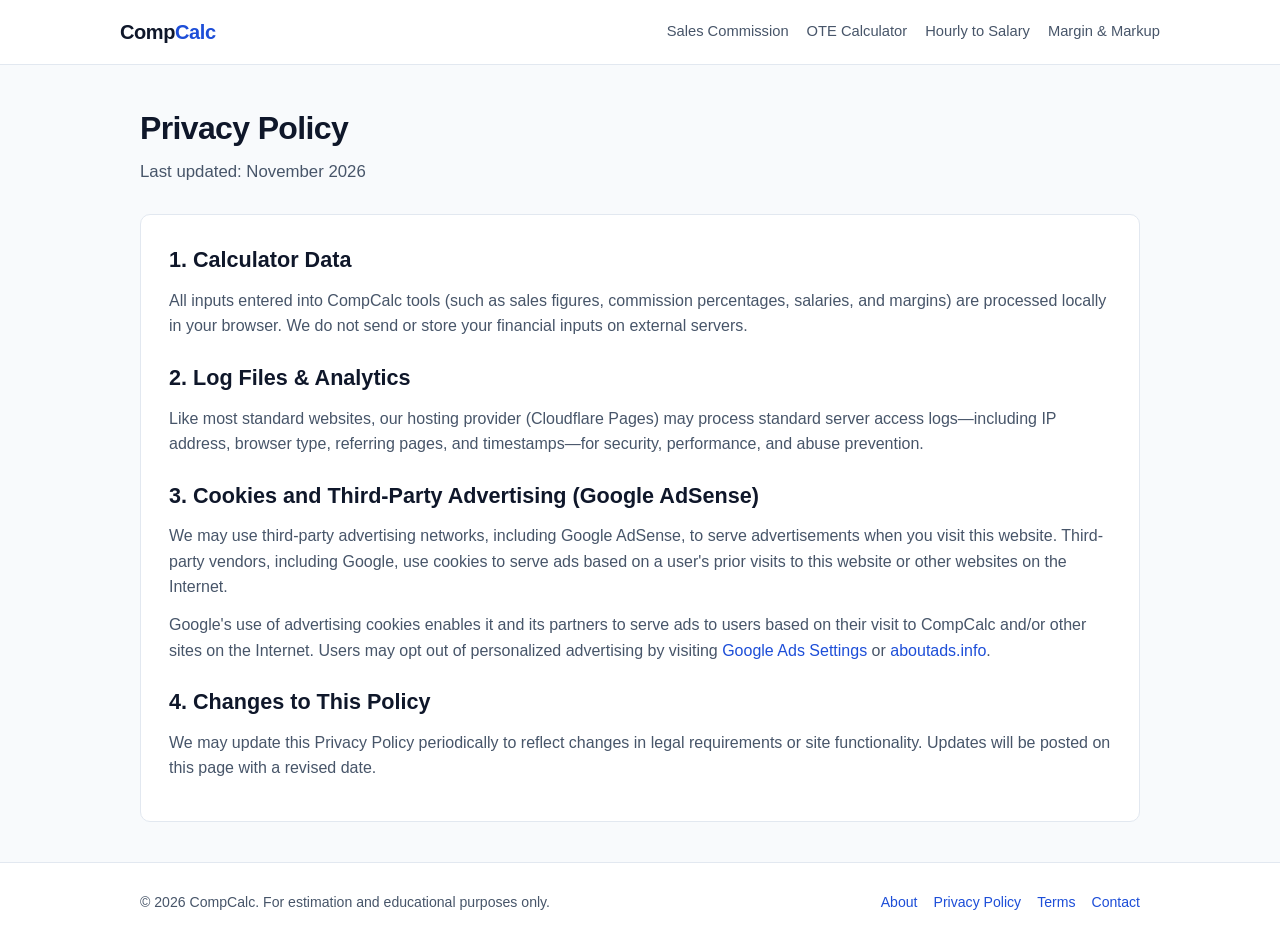
<file: privacy-policy.html>
<!DOCTYPE html>
<html lang="en">
<head>
  <meta charset="UTF-8" />
  <meta name="viewport" content="width=device-width, initial-scale=1.0" />
  <title>Privacy Policy — CompCalc</title>
  <meta name="description" content="Privacy Policy and cookie disclosures for CompCalc." />
  <link rel="canonical" href="https://compcalc-a1x.pages.dev/privacy-policy.html" />
  <link rel="stylesheet" href="/assets/css/style.css" />
</head>
<body>
  <header>
    <div class="container nav-wrap">
      <a href="/" class="brand">Comp<span>Calc</span></a>
      <nav>
        <a href="/sales-commission/">Sales Commission</a>
        <a href="/ote-calculator/">OTE Calculator</a>
        <a href="/hourly-to-salary/">Hourly to Salary</a>
        <a href="/margin-markup/">Margin &amp; Markup</a>
      </nav>
    </div>
  </header>

  <main class="container">
    <section class="hero">
      <h1>Privacy Policy</h1>
      <p>Last updated: November 2026</p>
    </section>

    <article class="article-section">
      <h2>1. Calculator Data</h2>
      <p>All inputs entered into CompCalc tools (such as sales figures, commission percentages, salaries, and margins) are processed locally in your browser. We do not send or store your financial inputs on external servers.</p>

      <h2>2. Log Files &amp; Analytics</h2>
      <p>Like most standard websites, our hosting provider (Cloudflare Pages) may process standard server access logs—including IP address, browser type, referring pages, and timestamps—for security, performance, and abuse prevention.</p>

      <h2>3. Cookies and Third-Party Advertising (Google AdSense)</h2>
      <p>We may use third-party advertising networks, including Google AdSense, to serve advertisements when you visit this website. Third-party vendors, including Google, use cookies to serve ads based on a user's prior visits to this website or other websites on the Internet.</p>
      <p>Google's use of advertising cookies enables it and its partners to serve ads to users based on their visit to CompCalc and/or other sites on the Internet. Users may opt out of personalized advertising by visiting <a href="https://www.google.com/settings/ads" target="_blank" rel="noopener noreferrer">Google Ads Settings</a> or <a href="https://www.aboutads.info/choices/" target="_blank" rel="noopener noreferrer">aboutads.info</a>.</p>

      <h2>4. Changes to This Policy</h2>
      <p>We may update this Privacy Policy periodically to reflect changes in legal requirements or site functionality. Updates will be posted on this page with a revised date.</p>
    </article>
  </main>

  <footer>
    <div class="container footer-wrap">
      <div>&copy; 2026 CompCalc. For estimation and educational purposes only.</div>
      <div class="footer-links">
        <a href="/about.html">About</a>
        <a href="/privacy-policy.html">Privacy Policy</a>
        <a href="/terms.html">Terms</a>
        <a href="/contact.html">Contact</a>
      </div>
    </div>
  </footer>
</body>
</html>
</file>
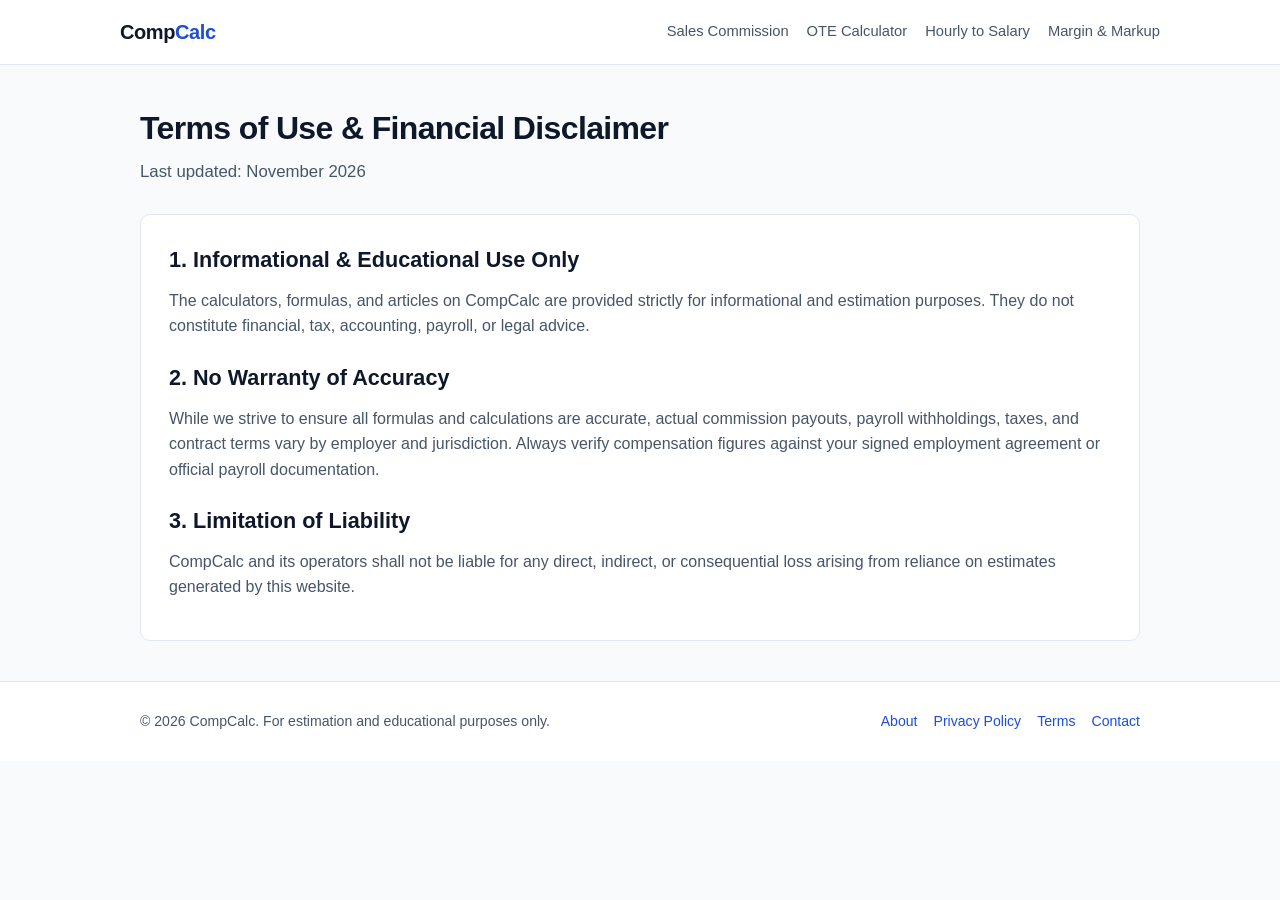
<file: terms.html>
<!DOCTYPE html>
<html lang="en">
<head>
  <meta charset="UTF-8" />
  <meta name="viewport" content="width=device-width, initial-scale=1.0" />
  <title>Terms of Use &amp; Disclaimer — CompCalc</title>
  <meta name="description" content="Terms of use and financial estimation disclaimer for CompCalc." />
  <link rel="canonical" href="https://compcalc-a1x.pages.dev/terms.html" />
  <link rel="stylesheet" href="/assets/css/style.css" />
</head>
<body>
  <header>
    <div class="container nav-wrap">
      <a href="/" class="brand">Comp<span>Calc</span></a>
      <nav>
        <a href="/sales-commission/">Sales Commission</a>
        <a href="/ote-calculator/">OTE Calculator</a>
        <a href="/hourly-to-salary/">Hourly to Salary</a>
        <a href="/margin-markup/">Margin &amp; Markup</a>
      </nav>
    </div>
  </header>

  <main class="container">
    <section class="hero">
      <h1>Terms of Use &amp; Financial Disclaimer</h1>
      <p>Last updated: November 2026</p>
    </section>

    <article class="article-section">
      <h2>1. Informational &amp; Educational Use Only</h2>
      <p>The calculators, formulas, and articles on CompCalc are provided strictly for informational and estimation purposes. They do not constitute financial, tax, accounting, payroll, or legal advice.</p>

      <h2>2. No Warranty of Accuracy</h2>
      <p>While we strive to ensure all formulas and calculations are accurate, actual commission payouts, payroll withholdings, taxes, and contract terms vary by employer and jurisdiction. Always verify compensation figures against your signed employment agreement or official payroll documentation.</p>

      <h2>3. Limitation of Liability</h2>
      <p>CompCalc and its operators shall not be liable for any direct, indirect, or consequential loss arising from reliance on estimates generated by this website.</p>
    </article>
  </main>

  <footer>
    <div class="container footer-wrap">
      <div>&copy; 2026 CompCalc. For estimation and educational purposes only.</div>
      <div class="footer-links">
        <a href="/about.html">About</a>
        <a href="/privacy-policy.html">Privacy Policy</a>
        <a href="/terms.html">Terms</a>
        <a href="/contact.html">Contact</a>
      </div>
    </div>
  </footer>
</body>
</html>
</file>
<file: assets/css/style.css>
:root {
  --bg: #f8fafc;
  --surface: #ffffff;
  --border: #e2e8f0;
  --text: #0f172a;
  --muted: #475569;
  --primary: #1d4ed8;
  --primary-hover: #1e40af;
  --accent-bg: #eff6ff;
  --success: #047857;
  --success-bg: #ecfdf5;
  --radius: 10px;
  --shadow: 0 1px 3px rgba(15, 23, 42, 0.08);
}

* { box-sizing: border-box; margin: 0; padding: 0; }

body {
  font-family: -apple-system, BlinkMacSystemFont, "Segoe UI", Roboto, Inter, sans-serif;
  background: var(--bg);
  color: var(--text);
  line-height: 1.6;
}

a { color: var(--primary); text-decoration: none; }
a:hover { text-decoration: underline; }

.container { max-width: 1040px; margin: 0 auto; padding: 0 20px; }

/* Header & Navigation */
header {
  background: var(--surface);
  border-bottom: 1px solid var(--border);
  position: sticky;
  top: 0;
  z-index: 50;
}

.nav-wrap {
  display: flex;
  align-items: center;
  justify-content: space-between;
  min-height: 64px;
  gap: 16px;
  flex-wrap: wrap;
  padding: 10px 0;
}

.brand {
  font-size: 1.25rem;
  font-weight: 800;
  color: var(--text);
  letter-spacing: -0.02em;
}
.brand span { color: var(--primary); }

nav { display: flex; gap: 18px; flex-wrap: wrap; align-items: center; }
nav a { color: var(--muted); font-size: 0.92rem; font-weight: 500; }
nav a:hover, nav a.active { color: var(--primary); text-decoration: none; }

.currency-select {
  padding: 6px 10px;
  border: 1px solid var(--border);
  border-radius: 6px;
  background: var(--bg);
  font-weight: 600;
  font-size: 0.85rem;
  color: var(--text);
  cursor: pointer;
}

/* Hero & Sections */
.hero {
  padding: 44px 0 28px;
}
.hero h1 {
  font-size: 2rem;
  line-height: 1.2;
  letter-spacing: -0.02em;
  margin-bottom: 12px;
}
.hero p {
  color: var(--muted);
  font-size: 1.05rem;
  max-width: 720px;
}

/* Tool Cards Grid (Homepage) */
.grid-2 {
  display: grid;
  grid-template-columns: repeat(auto-fit, minmax(290px, 1fr));
  gap: 20px;
  margin: 24px 0 44px;
}

.card {
  background: var(--surface);
  border: 1px solid var(--border);
  border-radius: var(--radius);
  padding: 24px;
  box-shadow: var(--shadow);
}

.tool-card h2 { font-size: 1.2rem; margin-bottom: 8px; }
.tool-card p { color: var(--muted); font-size: 0.95rem; margin-bottom: 16px; }
.badge {
  display: inline-block;
  font-size: 0.75rem;
  font-weight: 700;
  text-transform: uppercase;
  padding: 3px 8px;
  border-radius: 4px;
  background: var(--accent-bg);
  color: var(--primary);
  margin-bottom: 10px;
}

.btn {
  display: inline-block;
  background: var(--primary);
  color: #fff;
  font-weight: 600;
  padding: 10px 18px;
  border-radius: 7px;
  border: none;
  cursor: pointer;
  font-size: 0.95rem;
}
.btn:hover { background: var(--primary-hover); text-decoration: none; }
.btn-outline {
  background: transparent;
  color: var(--primary);
  border: 1px solid var(--primary);
}
.btn-outline:hover { background: var(--accent-bg); }

/* Calculator Workspace */
.calc-layout {
  display: grid;
  grid-template-columns: 1.15fr 0.85fr;
  gap: 24px;
  margin: 24px 0 40px;
  align-items: start;
}
@media (max-width: 820px) {
  .calc-layout { grid-template-columns: 1fr; }
}

.tabs {
  display: flex;
  gap: 8px;
  border-bottom: 1px solid var(--border);
  padding-bottom: 12px;
  margin-bottom: 18px;
  flex-wrap: wrap;
}
.tab-btn {
  padding: 7px 14px;
  border-radius: 6px;
  border: 1px solid var(--border);
  background: var(--bg);
  font-weight: 600;
  font-size: 0.88rem;
  cursor: pointer;
  color: var(--muted);
}
.tab-btn.active {
  background: var(--primary);
  color: #fff;
  border-color: var(--primary);
}

.form-group { margin-bottom: 16px; }
.form-group label {
  display: block;
  font-size: 0.9rem;
  font-weight: 600;
  margin-bottom: 6px;
}
.form-group small { display: block; color: var(--muted); font-size: 0.8rem; margin-top: 4px; }

input[type="number"], select {
  width: 100%;
  padding: 10px 12px;
  border: 1px solid var(--border);
  border-radius: 7px;
  font-size: 1rem;
  background: #fff;
}
input[type="number"]:focus, select:focus {
  outline: 2px solid rgba(29, 78, 216, 0.25);
  border-color: var(--primary);
}

.tier-row {
  display: grid;
  grid-template-columns: 1fr 1fr 1fr auto;
  gap: 8px;
  margin-bottom: 8px;
  align-items: center;
}
.remove-tier {
  background: #fee2e2;
  color: #b91c1c;
  border: none;
  border-radius: 6px;
  padding: 8px 10px;
  cursor: pointer;
  font-weight: 700;
}

/* Results Panel */
.result-box {
  background: var(--success-bg);
  border: 1px solid #a7f3d0;
  border-radius: 8px;
  padding: 18px;
  margin-bottom: 18px;
}
.result-label { font-size: 0.85rem; font-weight: 600; color: var(--success); text-transform: uppercase; }
.result-main { font-size: 2rem; font-weight: 800; color: #064e3b; margin: 4px 0; }

.breakdown-table {
  width: 100%;
  border-collapse: collapse;
  font-size: 0.92rem;
}
.breakdown-table td, .breakdown-table th {
  padding: 9px 6px;
  border-bottom: 1px solid var(--border);
  text-align: left;
}
.breakdown-table td:last-child, .breakdown-table th:last-child { text-align: right; font-weight: 600; }

/* Editorial Content (AdSense Value) */
.article-section {
  background: var(--surface);
  border: 1px solid var(--border);
  border-radius: var(--radius);
  padding: 28px;
  margin-bottom: 40px;
}
.article-section h2 { font-size: 1.35rem; margin: 22px 0 10px; }
.article-section h2:first-child { margin-top: 0; }
.article-section p, .article-section li { color: var(--muted); margin-bottom: 12px; }
.article-section ul { padding-left: 20px; }
.formula-block {
  background: var(--bg);
  border-left: 4px solid var(--primary);
  padding: 12px 16px;
  font-family: ui-monospace, SFMono-Regular, Menlo, monospace;
  font-size: 0.92rem;
  margin: 12px 0 18px;
  color: var(--text);
}

/* Footer */
footer {
  border-top: 1px solid var(--border);
  background: var(--surface);
  padding: 28px 0;
  color: var(--muted);
  font-size: 0.88rem;
}
.footer-wrap {
  display: flex;
  justify-content: space-between;
  flex-wrap: wrap;
  gap: 16px;
}
.footer-links { display: flex; gap: 16px; flex-wrap: wrap; }
</file>
